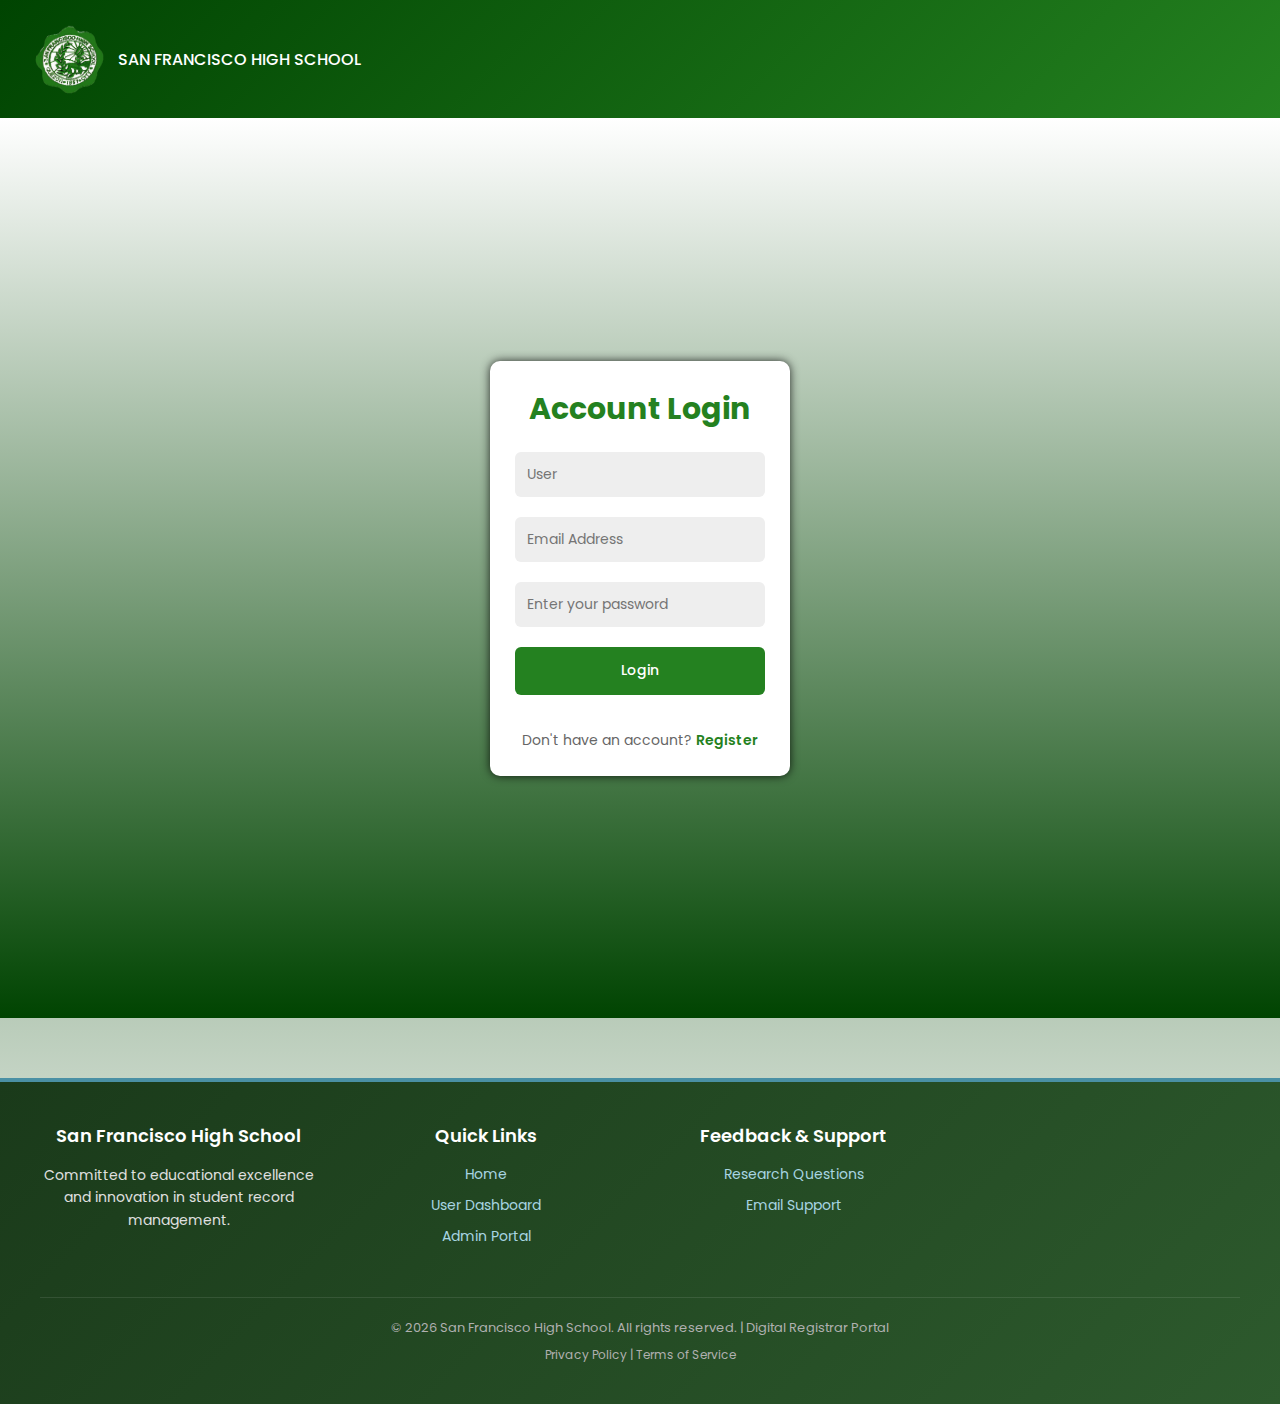
<file: index.html>
<!DOCTYPE html>
<html lang="en">
<head>
    <meta charset="UTF-8">
    <meta name="viewport" content="width=device-width, initial-scale=1.0">
    <title>Page title</title>
    <link rel="stylesheet" href="css/global.css">
    <link rel="stylesheet" href="css/login.css">
</head>
<body>
    <div class="Header">
        <img src="assets/SFHS.png" alt="SFHS LOGO">
        <h3>SAN FRANCISCO HIGH SCHOOL</h3>
    </div>
    <div class="body">
    <div class="container">
        <div class="form-box active" id="login-form">
            <form action="login.php" method="post">                
                <h2 class="h2">Account Login</h2>
                <input type="text" id="id" name="id" placeholder="User" required>
                <input type="email" id="email" name="email" placeholder="Email Address " required>
                <input type="password" id="password" name="password" placeholder="Enter your password" required>
                <button type="submit" name="Login">Login</button>
                <p>Don't have an account? <a href="#" onclick="showForm('register-form')">Register</a></p>
            </form>
        </div>
        
        <div class="form-box" id="register-form">
            <form action="https://sheetdb.io/api/v1/ic6l06a883381" method="post" id="sheetdb-form">                
                <h2 class="h2">Register Account</h2>
                <input type="text" id="user" name="data[user]" placeholder="User" required>
                <input type="email" id="email" name="data[email]" placeholder="Email Address " required>
                <input type="password" id="psw" name="data[password]" placeholder="Enter your password" required>
                <input type="text" id="role" name="data[role]" value="useraccount"  readonly>
                            
                <button type="submit" name="Register">Register</button>
                <p>Already have an account? <a href="#" onclick="showForm('login-form')">Login</a></p>
            </form>
        </div>
    </div>
    </div>
    <script src="js/script.js"></script>
    <script>
        var form = document.getElementById('sheetdb-form');
        form.addEventListener("submit", e => {
          e.preventDefault();
          fetch(form.action, {
              method : "POST",
              body: new FormData(document.getElementById("sheetdb-form")),
          }).then(
              response => response.json()
          ).then((html) => {
            // you can put any JS code here
            window.open('index2.html', '_blank');

          });
        });
    </script>

    <!-- Footer -->
    <footer class="app-footer">
        <div class="footer-container">

            <div class="footer-section">
                <h3>San Francisco High School</h3>
                <p>
                    Committed to educational excellence and innovation in student record management.
                </p>
            </div>

            <div class="footer-section">
                <h3>Quick Links</h3>
                <div class="footer-links">
                    <a href="index2.html">Home</a>
                    <a href="user.html">User Dashboard</a>
                    <a href="admin.html">Admin Portal</a>
                </div>
            </div>

            <div class="footer-section">
                <h3>Feedback & Support</h3>
                <div class="footer-links">
                    <a href="feedback.html">Research Questions</a>
                    <a href="mailto:support@sfhs.edu">Email Support</a>
                </div>
            </div>

            <div class="footer-copyright">
                <p>&copy; 2026 San Francisco High School. All rights reserved. | Digital Registrar Portal</p>
                <p style="margin-top: 8px; font-size: 12px;">Privacy Policy | Terms of Service</p>
            </div>

        </div>
    </footer>

</body>
</html>
</file>
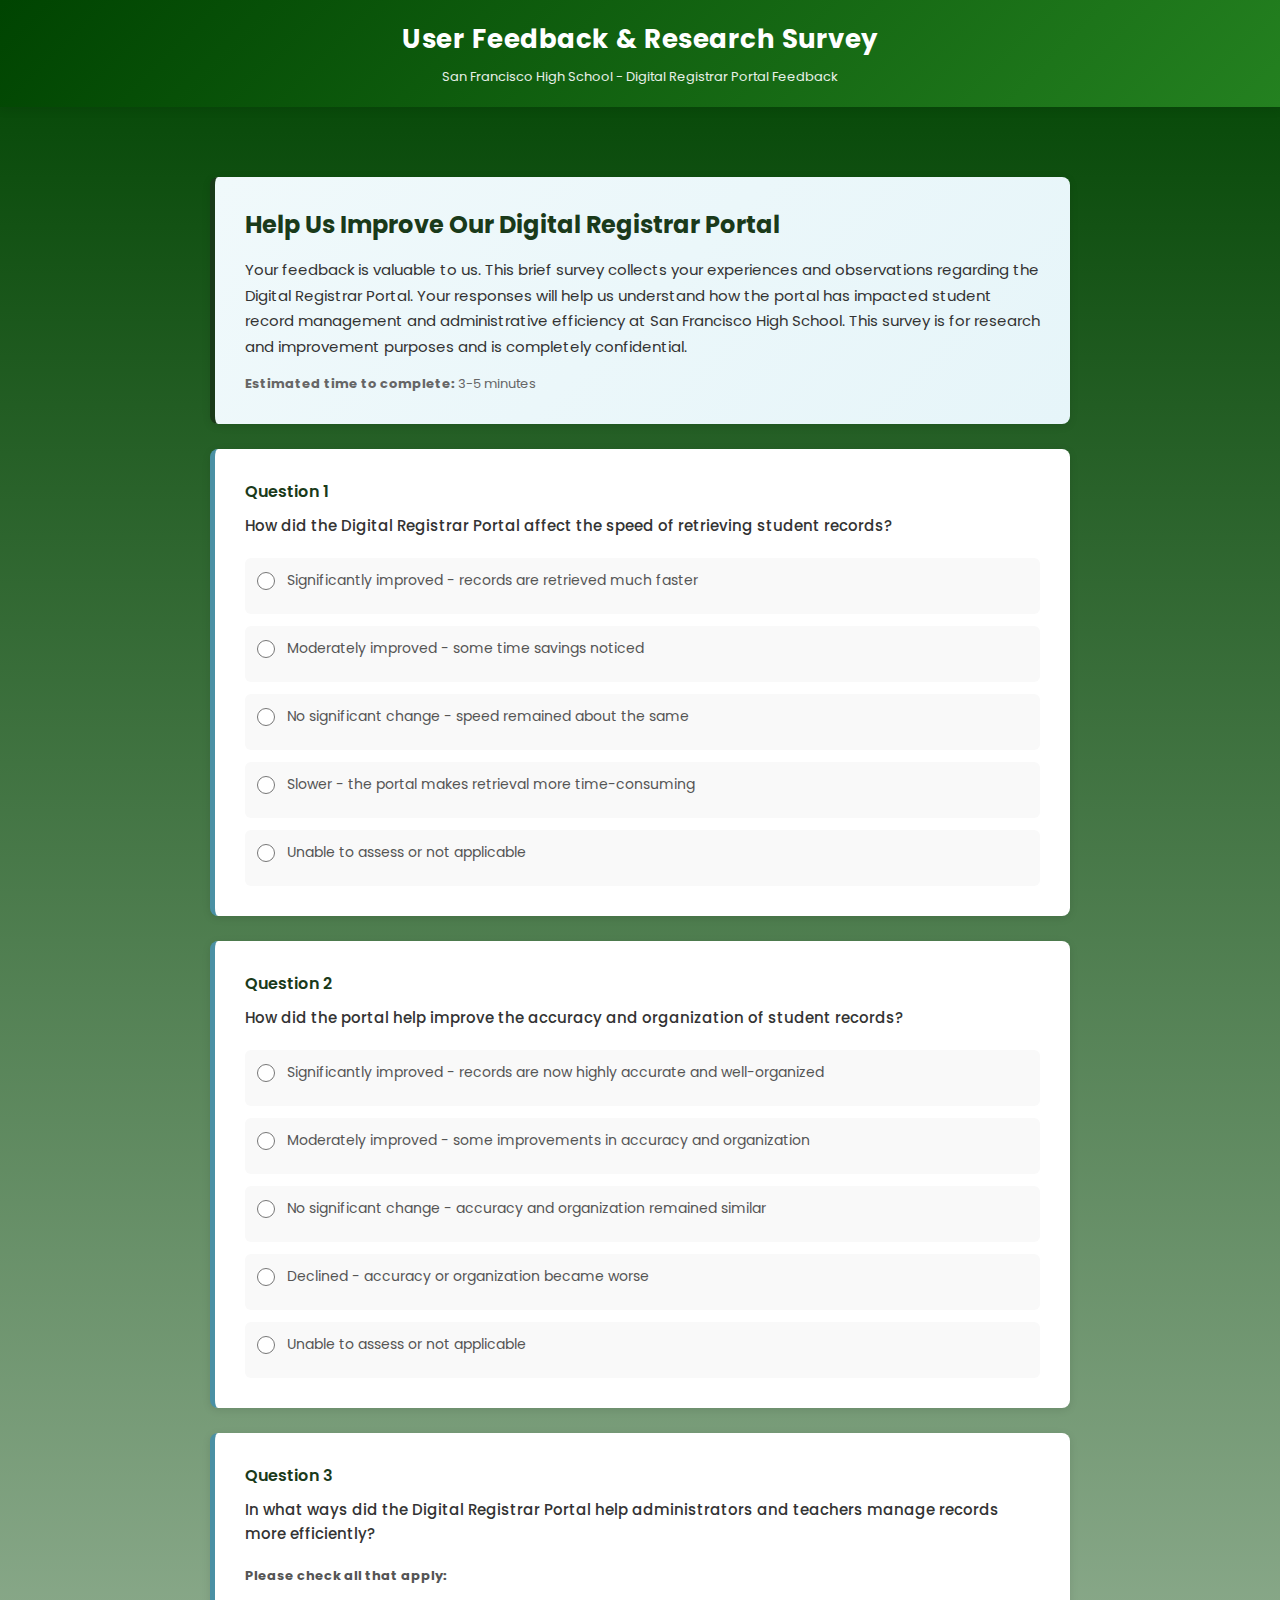
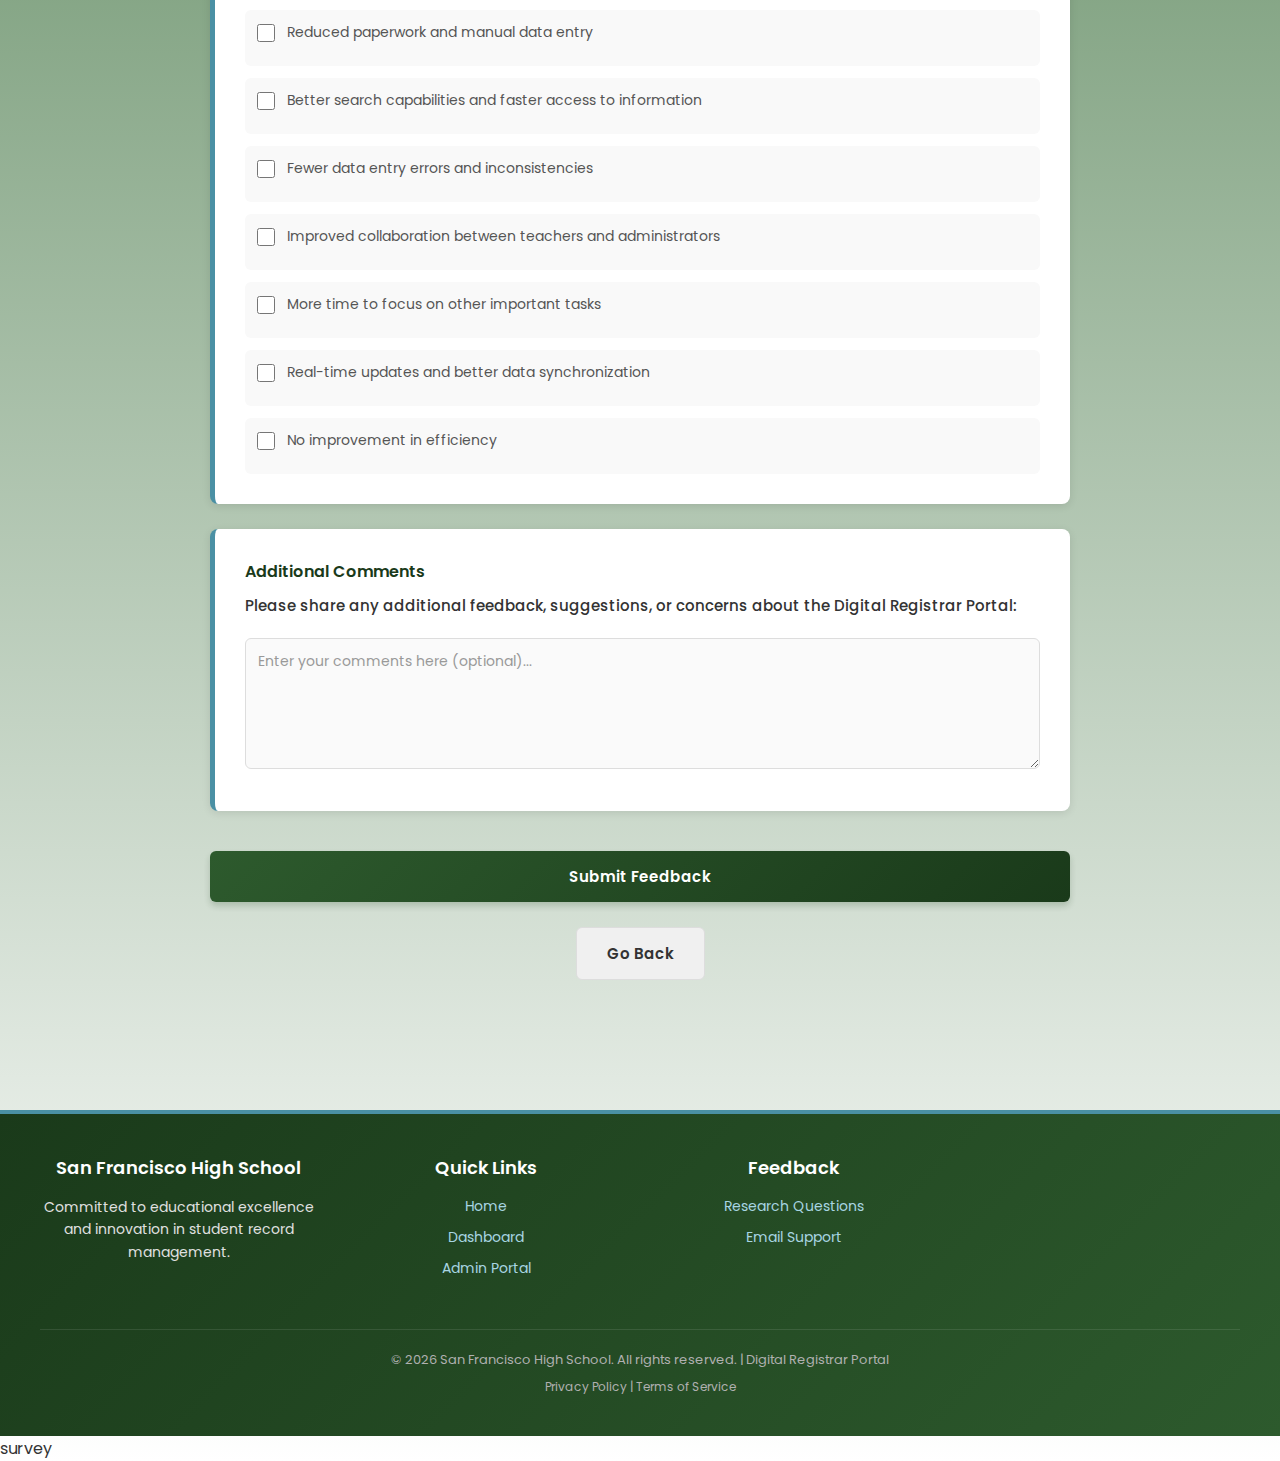
<file: feedback.html>
<!DOCTYPE html>
<html lang="en">
<head>
    <meta charset="UTF-8">
    <meta name="viewport" content="width=device-width, initial-scale=1.0">
    <title>User Feedbacks - SFHS</title>
    <link rel="stylesheet" href="css/global.css">
    <link rel="stylesheet" href="css/feedback.css">
</head>
<body>

<!-- Application Wrapper -->
<div class="app-wrapper">

    <!-- Header Section -->
    <header class="app-header">
        <h1>User Feedback & Research Survey</h1>
        <p>San Francisco High School - Digital Registrar Portal Feedback</p>
    </header>

    <!-- Main Container -->
    <div class="app-container">

        <!-- Main Content -->
        <main class="feedback-main">

            <!-- Survey Introduction Card -->
            <article class="survey-card survey-intro">
                <h2>Help Us Improve Our Digital Registrar Portal</h2>
                <p class="intro-text">
                    Your feedback is valuable to us. This brief survey collects your experiences and observations 
                    regarding the Digital Registrar Portal. Your responses will help us understand how the portal 
                    has impacted student record management and administrative efficiency at San Francisco High School. 
                    This survey is for research and improvement purposes and is completely confidential.
                </p>
                <p style="color: #666; font-size: 13px; margin-top: 15px;">
                    <strong>Estimated time to complete:</strong> 3-5 minutes
                </p>
            </article>

            <!-- Survey Form -->
            <form id="survey-form" class="survey-form" action="https://sheetdb.io/api/v1/immusw3uldyly" method="post">

                <!-- Question 1 -->
                <article class="survey-card">
                    <h3 class="question-title">Question 1</h3>
                    <p class="question-text">
                        How did the Digital Registrar Portal affect the speed of retrieving student records?
                    </p>
                    <div class="form-group">
                        <label class="radio-option">
                            <input type="radio" name="data[speed]" value="significantly_improved" required>
                            <span class="radio-label">Significantly improved - records are retrieved much faster</span>
                        </label>
                        <label class="radio-option">
                            <input type="radio" name="data[speed]" value="moderately_improved" required>
                            <span class="radio-label">Moderately improved - some time savings noticed</span>
                        </label>
                        <label class="radio-option">
                            <input type="radio" name="data[speed]" value="no_change" required>
                            <span class="radio-label">No significant change - speed remained about the same</span>
                        </label>
                        <label class="radio-option">
                            <input type="radio" name="data[speed]" value="slower" required>
                            <span class="radio-label">Slower - the portal makes retrieval more time-consuming</span>
                        </label>
                        <label class="radio-option">
                            <input type="radio" name="data[speed]" value="unable_to_assess" required>
                            <span class="radio-label">Unable to assess or not applicable</span>
                        </label>
                    </div>
                </article>

                <!-- Question 2 -->
                <article class="survey-card">
                    <h3 class="question-title">Question 2</h3>
                    <p class="question-text">
                        How did the portal help improve the accuracy and organization of student records?
                    </p>
                    <div class="form-group">
                        <label class="radio-option">
                            <input type="radio" name="data[accuracy]" value="significantly_improved" required>
                            <span class="radio-label">Significantly improved - records are now highly accurate and well-organized</span>
                        </label>
                        <label class="radio-option">
                            <input type="radio" name="data[accuracy]" value="moderately_improved" required>
                            <span class="radio-label">Moderately improved - some improvements in accuracy and organization</span>
                        </label>
                        <label class="radio-option">
                            <input type="radio" name="data[accuracy]" value="no_change" required>
                            <span class="radio-label">No significant change - accuracy and organization remained similar</span>
                        </label>
                        <label class="radio-option">
                            <input type="radio" name="data[accuracy]" value="declined" required>
                            <span class="radio-label">Declined - accuracy or organization became worse</span>
                        </label>
                        <label class="radio-option">
                            <input type="radio" name="data[accuracy]" value="unable_to_assess" required>
                            <span class="radio-label">Unable to assess or not applicable</span>
                        </label>
                    </div>
                </article>

                <!-- Question 3 -->
                <article class="survey-card">
                    <h3 class="question-title">Question 3</h3>
                    <p class="question-text">
                        In what ways did the Digital Registrar Portal help administrators and teachers manage records more efficiently?
                    </p>
                    <div class="form-group">
                        <p style="color: #555; font-size: 13px; margin-bottom: 12px;">
                            <strong>Please check all that apply:</strong>
                        </p>
                        <label class="checkbox-option">
                            <input type="checkbox" name="data[efficiency]" value="reduced_paperwork">
                            <span class="checkbox-label">Reduced paperwork and manual data entry</span>
                        </label>
                        <label class="checkbox-option">
                            <input type="checkbox" name="data[efficiency]" value="better_search">
                            <span class="checkbox-label">Better search capabilities and faster access to information</span>
                        </label>
                        <label class="checkbox-option">
                            <input type="checkbox" name="data[efficiency]" value="fewer_errors">
                            <span class="checkbox-label">Fewer data entry errors and inconsistencies</span>
                        </label>
                        <label class="checkbox-option">
                            <input type="checkbox" name="data[efficiency]" value="better_collaboration">
                            <span class="checkbox-label">Improved collaboration between teachers and administrators</span>
                        </label>
                        <label class="checkbox-option">
                            <input type="checkbox" name="data[efficiency]" value="time_management">
                            <span class="checkbox-label">More time to focus on other important tasks</span>
                        </label>
                        <label class="checkbox-option">
                            <input type="checkbox" name="data[efficiency]" value="real_time_updates">
                            <span class="checkbox-label">Real-time updates and better data synchronization</span>
                        </label>
                        <label class="checkbox-option">
                            <input type="checkbox" name="data[efficiency]" value="no_improvement">
                            <span class="checkbox-label">No improvement in efficiency</span>
                        </label>
                    </div>
                </article>

                <!-- Additional Comments -->
                <article class="survey-card">
                    <h3 class="question-title">Additional Comments</h3>
                    <p class="question-text">
                        Please share any additional feedback, suggestions, or concerns about the Digital Registrar Portal:
                    </p>
                    <div class="form-group">
                        <textarea 
                            id="comments" 
                            name="data[comments]" 
                            placeholder="Enter your comments here (optional)..."
                            rows="5"
                            class="survey-textarea"
                        ></textarea>
                    </div>
                </article>

                <!-- Survey Actions -->
                <div class="survey-actions">
                    <button type="submit" class="btn-submit">Submit Feedback</button>
                    <a href="javascript:history.back()" class="btn-back">Go Back</a>
                </div>

                <!-- Hidden field to store combined efficiency values -->
                <input type="hidden" id="efficiency_combined" name="data[efficiency]" value="">

            </form>

            <!-- Thank You Message (Hidden by default) -->
            <div id="thank-you" class="thank-you-message" style="display: none;">
                <article class="survey-card">
                    <h2>Thank You!</h2>
                    <p>
                        Your feedback has been submitted successfully. We greatly appreciate your time and valuable insights. 
                        Your responses will help us continue to improve the Digital Registrar Portal for the entire San Francisco High School community.
                    </p>
                    <a href="javascript:history.back()" class="btn-back" style="display: inline-block; margin-top: 15px;">
                        Go Back
                    </a>
                </article>
            </div>

        </main>

    </div>

    <!-- Footer -->
    <footer class="app-footer">
        <div class="footer-container">

            <div class="footer-section">
                <h3>San Francisco High School</h3>
                <p>
                    Committed to educational excellence and innovation in student record management.
                </p>
            </div>

            <div class="footer-section">
                <h3>Quick Links</h3>
                <div class="footer-links">
                    <a href="index2.html">Home</a>
                    <a href="user.html">Dashboard</a>
                    <a href="admin.html">Admin Portal</a>
                </div>
            </div>

            <div class="footer-section">
                <h3>Feedback</h3>
                <div class="footer-links">
                    <a href="feedback.html">Research Questions</a>
                    <a href="mailto:feedback@sfhs.edu">Email Support</a>
                </div>
            </div>

            <div class="footer-copyright">
                <p>&copy; 2026 San Francisco High School. All rights reserved. | Digital Registrar Portal</p>
                <p style="margin-top: 8px; font-size: 12px;">Privacy Policy | Terms of Service</p>
            </div>

        </div>
    </footer>

</div>survey

<script>
    // Form submission handler - Send to Google Sheets via SheetDB API
    var form = document.getElementById('survey-form');
    form.addEventListener("submit", e => {
        e.preventDefault();
        
        // Get all checked efficiency checkboxes and combine them
        var efficiencyCheckboxes = document.querySelectorAll('input[name="data[efficiency]"]:checked');
        var efficiencyValues = [];
        efficiencyCheckboxes.forEach(function(checkbox) {
            efficiencyValues.push(checkbox.value);
        });
        
        // Set the hidden field with combined values (comma-separated)
        document.getElementById('efficiency_combined').value = efficiencyValues.join(', ');
        
        // Remove the individual checkboxes from form data by removing their name attribute temporarily
        efficiencyCheckboxes.forEach(function(checkbox) {
            checkbox.removeAttribute('name');
        });
        
        fetch(form.action, {
            method: "POST",
            body: new FormData(document.getElementById("survey-form")),
        }).then(
            response => response.json()
        ).then((html) => {
            // Reload the same page like index2.html does
            window.open('feedback.html', '_blank');
        });
    });
</script>

</body>
</html>
</file>
<file: css/login.css>
/* ===== LOGIN PAGE STYLES ===== */

.Header {
    height: 100%;
    display: flex;
    min-height: 80px;
    align-items: center;
    background: linear-gradient(135deg, #004401 0%, #248120 100%);
    color: white;
    padding: 20px;
}

.Header img {
    width: 70px;
    height: 70px;
    margin: 4px 10px 4px 15px;
}

.Header h3 {
    color: white;
    font-weight: 500;
    margin-left: 3px;
    font-size: 16px;
}

.body {
    display: flex;
    justify-content: center;
    align-items: center;
    min-height: 100vh;
    background: linear-gradient(to top, #004401, #fff);
    color: #333;
}

.container {
    margin: 0 15px;
    justify-content: center;
    align-items: center;
}

.form-box {
    width: 100%;
    max-width: 300px;
    padding: 25px;
    background: #fff;
    border-radius: 10px;
    box-shadow: 0 0 10px rgba(0, 0, 0, 0.8);
    display: none;
}

.form-box.active {
    display: block;
}

.h2 {
    font-size: 30px;
    text-align: center;
    margin-bottom: 20px;
    color: #248120;
}

.form-box input,
.form-box select {
    width: 100%;
    padding: 12px;
    background: #eee;
    border-radius: 6px;
    border: none;
    outline: none;
    font-size: 14px;
    color: #333;
    margin-bottom: 20px;
    font-family: inherit;
}

.form-box input:focus,
.form-box select:focus {
    background: white;
    border: 2px solid #248120;
}

.form-box button {
    width: 100%;
    padding: 12px;
    background: #248120;
    border-radius: 6px;
    border: none;
    outline: none;
    font-size: 14px;
    color: #fff;
    margin-bottom: 20px;
    font-weight: 500;
    cursor: pointer;
    transition: 0.5s;
}

.form-box button:hover {
    background: #00b511;
    transform: translateY(-2px);
    box-shadow: 0 4px 12px rgba(36, 129, 32, 0.3);
}

.form-box p {
    text-align: center;
    font-size: 14px;
    color: #666;
    margin-top: 15px;
}

.form-box a {
    color: #248120;
    text-decoration: none;
    font-weight: 600;
    cursor: pointer;
}

.form-box a:hover {
    text-decoration: underline;
    color: #1a5f17;
}
</file>
<file: css/feedback.css>
/* ===== FEEDBACK PAGE STYLES ===== */

.feedback-main {
    max-width: 900px;
    margin: 40px auto;
    padding: 0 20px;
}

/* Survey Card Styles */
.survey-card {
    background: #fff;
    border-radius: 8px;
    padding: 30px;
    margin-bottom: 25px;
    box-shadow: 0 2px 8px rgba(0, 0, 0, 0.1);
    border-left: 5px solid #4a90a4;
    animation: fadeIn 0.5s ease-in;
}

.survey-intro {
    background: linear-gradient(135deg, #f0f9fb 0%, #e6f5f9 100%);
    border-left-color: #1a3a1a;
}

.survey-intro h2 {
    color: #1a3a1a;
    font-size: 24px;
    margin-bottom: 15px;
}

.intro-text {
    color: #333;
    line-height: 1.7;
    font-size: 15px;
}

/* Question Title and Text */
.question-title {
    color: #1a3a1a;
    font-size: 16px;
    font-weight: 600;
    margin-bottom: 10px;
}

.question-text {
    color: #333;
    font-size: 15px;
    line-height: 1.6;
    margin-bottom: 20px;
    font-weight: 500;
}

/* Form Group */
.form-group {
    display: flex;
    flex-direction: column;
    gap: 12px;
}

/* Radio Button Styles */
.radio-option {
    display: flex;
    align-items: flex-start;
    gap: 12px;
    padding: 12px;
    border-radius: 6px;
    cursor: pointer;
    transition: background-color 0.2s ease;
    background-color: #f9f9f9;
}

.radio-option:hover {
    background-color: #f0f5f7;
}

.radio-option input[type="radio"] {
    width: 18px;
    height: 18px;
    margin-top: 2px;
    cursor: pointer;
    accent-color: #4a90a4;
    flex-shrink: 0;
}

.radio-option input[type="radio"]:checked + .radio-label {
    color: #1a3a1a;
    font-weight: 600;
}

.radio-label {
    color: #555;
    font-size: 14px;
    line-height: 1.5;
    cursor: pointer;
    transition: color 0.2s ease;
}

/* Checkbox Styles */
.checkbox-option {
    display: flex;
    align-items: flex-start;
    gap: 12px;
    padding: 12px;
    border-radius: 6px;
    cursor: pointer;
    transition: background-color 0.2s ease;
    background-color: #f9f9f9;
}

.checkbox-option:hover {
    background-color: #f0f5f7;
}

.checkbox-option input[type="checkbox"] {
    width: 18px;
    height: 18px;
    margin-top: 2px;
    cursor: pointer;
    accent-color: #4a90a4;
    flex-shrink: 0;
}

.checkbox-option input[type="checkbox"]:checked + .checkbox-label {
    color: #1a3a1a;
    font-weight: 600;
}

.checkbox-label {
    color: #555;
    font-size: 14px;
    line-height: 1.5;
    cursor: pointer;
    transition: color 0.2s ease;
}

/* Textarea Styles */
.survey-textarea {
    width: 100%;
    padding: 12px;
    font-family: "Poppins", sans-serif;
    font-size: 14px;
    border: 1px solid #ddd;
    border-radius: 6px;
    resize: vertical;
    color: #333;
    background-color: #fafafa;
    transition: border-color 0.2s ease, background-color 0.2s ease;
}

.survey-textarea:focus {
    outline: none;
    border-color: #4a90a4;
    background-color: #fff;
}

.survey-textarea::placeholder {
    color: #999;
}

/* Survey Actions */
.survey-actions {
    display: flex;
    gap: 15px;
    justify-content: center;
    margin-top: 40px;
    flex-wrap: wrap;
}

.btn-submit {
    background: linear-gradient(135deg, #2d5a2d 0%, #1a3a1a 100%);
    color: #fff;
    border: none;
    padding: 14px 40px;
    font-size: 15px;
    font-weight: 600;
    border-radius: 6px;
    cursor: pointer;
    transition: transform 0.2s ease, box-shadow 0.2s ease;
    box-shadow: 0 4px 6px rgba(26, 58, 26, 0.2);
}

.btn-submit:hover {
    transform: translateY(-2px);
    box-shadow: 0 6px 12px rgba(26, 58, 26, 0.3);
}

.btn-submit:active {
    transform: translateY(0);
}

.btn-back {
    display: inline-flex;
    align-items: center;
    gap: 8px;
    background: #f0f0f0;
    color: #333;
    border: 1px solid #ddd;
    padding: 14px 30px;
    font-size: 15px;
    font-weight: 600;
    border-radius: 6px;
    cursor: pointer;
    text-decoration: none;
    transition: background-color 0.2s ease, color 0.2s ease;
}

.btn-back:hover {
    background: #e0e0e0;
    color: #000;
}

/* Thank You Message */
.thank-you-message {
    text-align: center;
}

.thank-you-message h2 {
    color: #2d5a2d;
    font-size: 28px;
    margin-bottom: 15px;
}

.thank-you-message p {
    color: #555;
    font-size: 15px;
    line-height: 1.7;
}

/* Responsive Design */
@media (max-width: 768px) {
    .feedback-main {
        margin: 30px auto;
        padding: 0 15px;
    }

    .survey-card {
        padding: 20px;
        margin-bottom: 20px;
    }

    .survey-intro h2 {
        font-size: 20px;
    }

    .intro-text {
        font-size: 14px;
    }

    .question-title {
        font-size: 15px;
    }

    .question-text {
        font-size: 14px;
    }

    .radio-option,
    .checkbox-option {
        padding: 10px;
        gap: 10px;
    }

    .radio-label,
    .checkbox-label {
        font-size: 13px;
    }

    .survey-actions {
        flex-direction: column;
        margin-top: 30px;
    }

    .btn-submit,
    .btn-back {
        width: 100%;
        justify-content: center;
    }

    .thank-you-message h2 {
        font-size: 24px;
    }
}

@media (max-width: 480px) {
    .survey-card {
        padding: 15px;
        border-radius: 6px;
    }

    .survey-intro h2 {
        font-size: 18px;
    }

    .intro-text {
        font-size: 13px;
    }

    .question-title {
        font-size: 14px;
    }

    .question-text {
        font-size: 13px;
    }

    .radio-option input[type="radio"],
    .checkbox-option input[type="checkbox"] {
        width: 16px;
        height: 16px;
    }

    .radio-label,
    .checkbox-label {
        font-size: 12px;
    }

    .btn-submit,
    .btn-back {
        padding: 12px 20px;
        font-size: 14px;
    }
}
</file>
<file: css/global.css>
/* ===== GLOBAL RESPONSIVE STYLES ===== */
/* Shared across all pages - Foundation, Typography, Responsive Layout */

@import url('https://fonts.googleapis.com/css2?family=Poppins:wght@400;500;700&display=swap');

/* ===== RESET & BASE STYLES ===== */
* {
    margin: 0;
    padding: 0;
    box-sizing: border-box;
    font-family: "Poppins", sans-serif;
}

html, body {
    width: 100%;
    max-width: 100%;
    overflow-x: hidden;
}

body {
    background: linear-gradient(to bottom, #004401, #fff);
    min-height: 100vh;
    color: #333;
}

/* ===== TYPOGRAPHY ===== */
h1, h2, h3, h4, h5, h6 {
    word-wrap: break-word;
    overflow-wrap: break-word;
}

p, a, span {
    word-wrap: break-word;
    overflow-wrap: break-word;
}

/* ===== IMAGES ===== */
img {
    max-width: 100%;
    height: auto;
    display: block;
}

/* ===== RESPONSIVE LAYOUT STRUCTURE ===== */
.app-wrapper {
    display: flex;
    flex-direction: column;
    min-height: 100vh;
    background: linear-gradient(to bottom, #004401, #fff);
    overflow-x: hidden;
}

.app-header {
    background: linear-gradient(135deg, #004401 0%, #248120 100%);
    color: white;
    padding: 20px 15px;
    text-align: center;
    box-shadow: 0 2px 10px rgba(0, 0, 0, 0.1);
}

.app-header h1 {
    margin: 0;
    font-size: 24px;
    font-weight: 700;
    letter-spacing: 0.5px;
}

.app-header p {
    margin: 8px 0 0 0;
    font-size: 13px;
    opacity: 0.9;
    font-weight: 400;
}

/* Main container - responsive flex layout */
.app-container {
    display: flex;
    flex: 1;
    gap: 25px;
    padding: 25px 15px;
    max-width: 1400px;
    margin: 0 auto;
    width: 100%;
    flex-direction: column;
}

@media (max-width: 768px) {
    .app-container {
        flex-direction: column;
        padding: 15px 10px;
        gap: 15px;
    }

    .app-header h1 {
        font-size: 20px;
    }

    .app-header {
        padding: 18px 12px;
    }
}

@media (min-width: 769px) and (max-width: 1023px) {
    .app-container {
        flex-direction: column;
        padding: 20px 15px;
        gap: 20px;
    }
}

@media (min-width: 1024px) {
    .app-container {
        flex-direction: row;
        align-items: flex-start;
        padding: 30px 25px;
        gap: 30px;
        justify-content: center;
    }

    .app-header h1 {
        font-size: 26px;
    }
}

/* ===== SIDEBAR ===== */
.sidebar {
    width: 100%;
    display: flex;
    flex-direction: column;
    gap: 15px;
}

@media (min-width: 1024px) {
    .sidebar {
        width: 320px;
        flex-shrink: 0;
        position: sticky;
        top: 25px;
        max-height: calc(100vh - 150px);
        overflow-y: auto;
    }

    .sidebar::-webkit-scrollbar {
        width: 6px;
    }

    .sidebar::-webkit-scrollbar-track {
        background: transparent;
    }

    .sidebar::-webkit-scrollbar-thumb {
        background: #248120;
        border-radius: 3px;
    }

    .sidebar::-webkit-scrollbar-thumb:hover {
        background: #1a5f17;
    }
}

/* ===== MAIN CONTENT ===== */
.main-content {
    flex: 1;
    display: grid;
    grid-template-columns: 1fr;
    gap: 20px;
    width: 100%;
    min-width: 0;
}

@media (min-width: 1024px) {
    .main-content {
        grid-template-columns: repeat(auto-fit, minmax(350px, 1fr));
        gap: 25px;
    }
}

/* ===== CARD COMPONENTS ===== */
.card {
    background: white;
    border-radius: 12px;
    padding: 25px;
    box-shadow: 0 4px 15px rgba(0, 0, 0, 0.1);
    transition: all 0.3s ease;
    animation: slideIn 0.4s ease-out;
}

.card:hover {
    transform: translateY(-3px);
    box-shadow: 0 8px 25px rgba(0, 0, 0, 0.15);
}

.card h2 {
    margin: 0 0 18px 0;
    font-size: 20px;
    color: #248120;
    font-weight: 700;
    border-bottom: 2px solid #248120;
    padding-bottom: 10px;
}

.card h3 {
    margin: 0 0 12px 0;
    font-size: 16px;
    color: #333;
    font-weight: 600;
}

.card p {
    margin: 10px 0;
    font-size: 14px;
    color: #666;
    line-height: 1.6;
}

.card p strong {
    color: #333;
    font-weight: 600;
}

/* ===== BADGES ===== */
.badge {
    display: inline-block;
    padding: 7px 16px;
    background: rgba(255, 255, 255, 0.25);
    color: white;
    border-radius: 20px;
    font-size: 12px;
    font-weight: 600;
    margin-top: 12px;
    border: 1px solid rgba(255, 255, 255, 0.4);
    text-transform: capitalize;
}

/* ===== STATUS BADGES ===== */
.status {
    display: inline-block;
    padding: 5px 12px;
    border-radius: 12px;
    font-size: 12px;
    font-weight: 600;
    text-transform: capitalize;
}

.status.pending {
    background: #ffeeba;
    color: #856404;
}

.status.approved {
    background: #d4edda;
    color: #155724;
}

.status.rejected {
    background: #f8d7da;
    color: #721c24;
}

/* ===== TABLES ===== */
.table-wrap {
    overflow-x: auto;
    margin: 15px 0;
    border-radius: 8px;
    background: white;
}

table {
    width: 100%;
    border-collapse: collapse;
    font-size: 14px;
}

th, td {
    padding: 12px;
    border-bottom: 1px solid #eee;
    text-align: left;
}

th {
    background: #248120;
    color: white;
    font-weight: 600;
    position: sticky;
    top: 0;
}

tr:hover {
    background: #f9f9f9;
}

/* ===== FORM ELEMENTS ===== */
input, select, textarea {
    width: 100%;
    padding: 12px;
    margin-bottom: 12px;
    border: 1px solid #ddd;
    border-radius: 6px;
    background: #fafafa;
    font-family: inherit;
    font-size: 14px;
    transition: border-color 0.3s ease, background-color 0.3s ease;
}

input:focus, select:focus, textarea:focus {
    outline: none;
    border-color: #248120;
    background: white;
    box-shadow: 0 0 0 3px rgba(36, 129, 32, 0.1);
}

textarea {
    resize: vertical;
    min-height: 80px;
}

/* ===== BUTTONS ===== */
button {
    width: 100%;
    padding: 12px;
    margin-bottom: 10px;
    background: #248120;
    color: white;
    border: none;
    border-radius: 6px;
    font-size: 14px;
    font-weight: 600;
    cursor: pointer;
    transition: all 0.3s ease;
    min-height: 48px;
}

button:hover {
    background: #1a5f17;
    transform: translateY(-2px);
    box-shadow: 0 4px 12px rgba(36, 129, 32, 0.3);
}

button:active {
    transform: translateY(0);
}

/* ===== ANIMATIONS ===== */
@keyframes slideIn {
    from {
        opacity: 0;
        transform: translateY(20px);
    }
    to {
        opacity: 1;
        transform: translateY(0);
    }
}

@keyframes fadeIn {
    from {
        opacity: 0;
    }
    to {
        opacity: 1;
    }
}

/* ===== UTILITY CLASSES ===== */
.text-center {
    text-align: center;
}

.mt-20 {
    margin-top: 20px;
}

.mb-20 {
    margin-bottom: 20px;
}

/* ===== FOOTER STYLES ===== */
.app-footer {
    background: linear-gradient(135deg, #1a3a1a 0%, #2d5a2d 100%);
    color: #f0f0f0;
    padding: 40px 20px;
    margin-top: 60px;
    border-top: 4px solid #4a90a4;
    font-family: "Poppins", sans-serif;
}

.footer-container {
    max-width: 1200px;
    margin: 0 auto;
    display: grid;
    grid-template-columns: repeat(auto-fit, minmax(250px, 1fr));
    gap: 30px;
    text-align: center;
}

.footer-section h3 {
    color: #fff;
    margin-bottom: 15px;
    font-size: 18px;
    font-weight: 600;
}

.footer-section p {
    font-size: 14px;
    line-height: 1.6;
    color: #e0e0e0;
}

.footer-links {
    display: flex;
    flex-direction: column;
    gap: 10px;
}

.footer-links a {
    color: #a8d5e2;
    text-decoration: none;
    font-size: 14px;
    transition: color 0.3s ease, text-decoration 0.3s ease;
}

.footer-links a:hover {
    color: #fff;
    text-decoration: underline;
}

.footer-copyright {
    grid-column: 1 / -1;
    border-top: 1px solid rgba(255, 255, 255, 0.1);
    padding-top: 20px;
    margin-top: 20px;
    font-size: 13px;
    color: #b0b0b0;
}

@media (max-width: 768px) {
    .app-footer {
        padding: 30px 15px;
        margin-top: 40px;
    }

    .footer-container {
        gap: 20px;
    }

    .footer-section h3 {
        font-size: 16px;
    }

    .footer-section p {
        font-size: 13px;
    }
}

/* ===== PRINT STYLES ===== */
@media print {
    body {
        background: white;
    }

    .app-header {
        display: none;
    }

    .app-footer {
        display: none;
    }

    button {
        display: none;
    }
}
</file>
